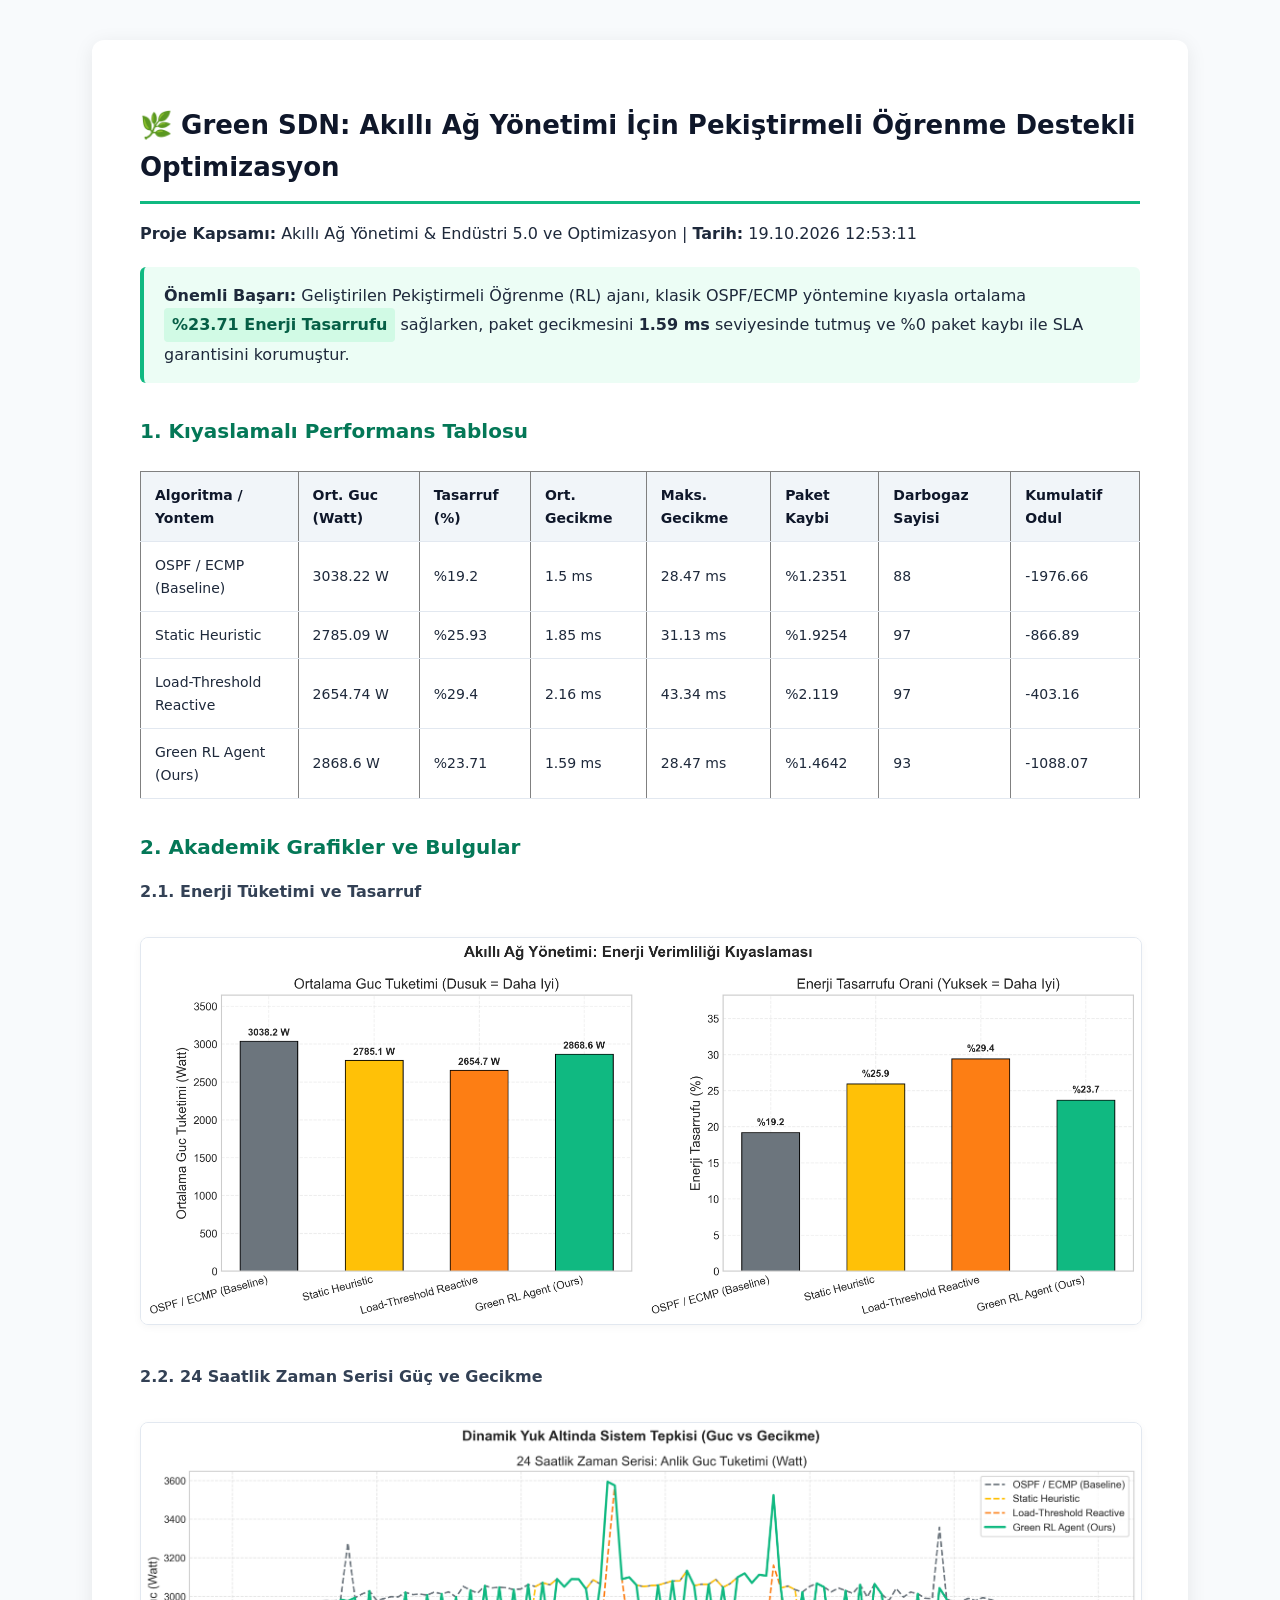
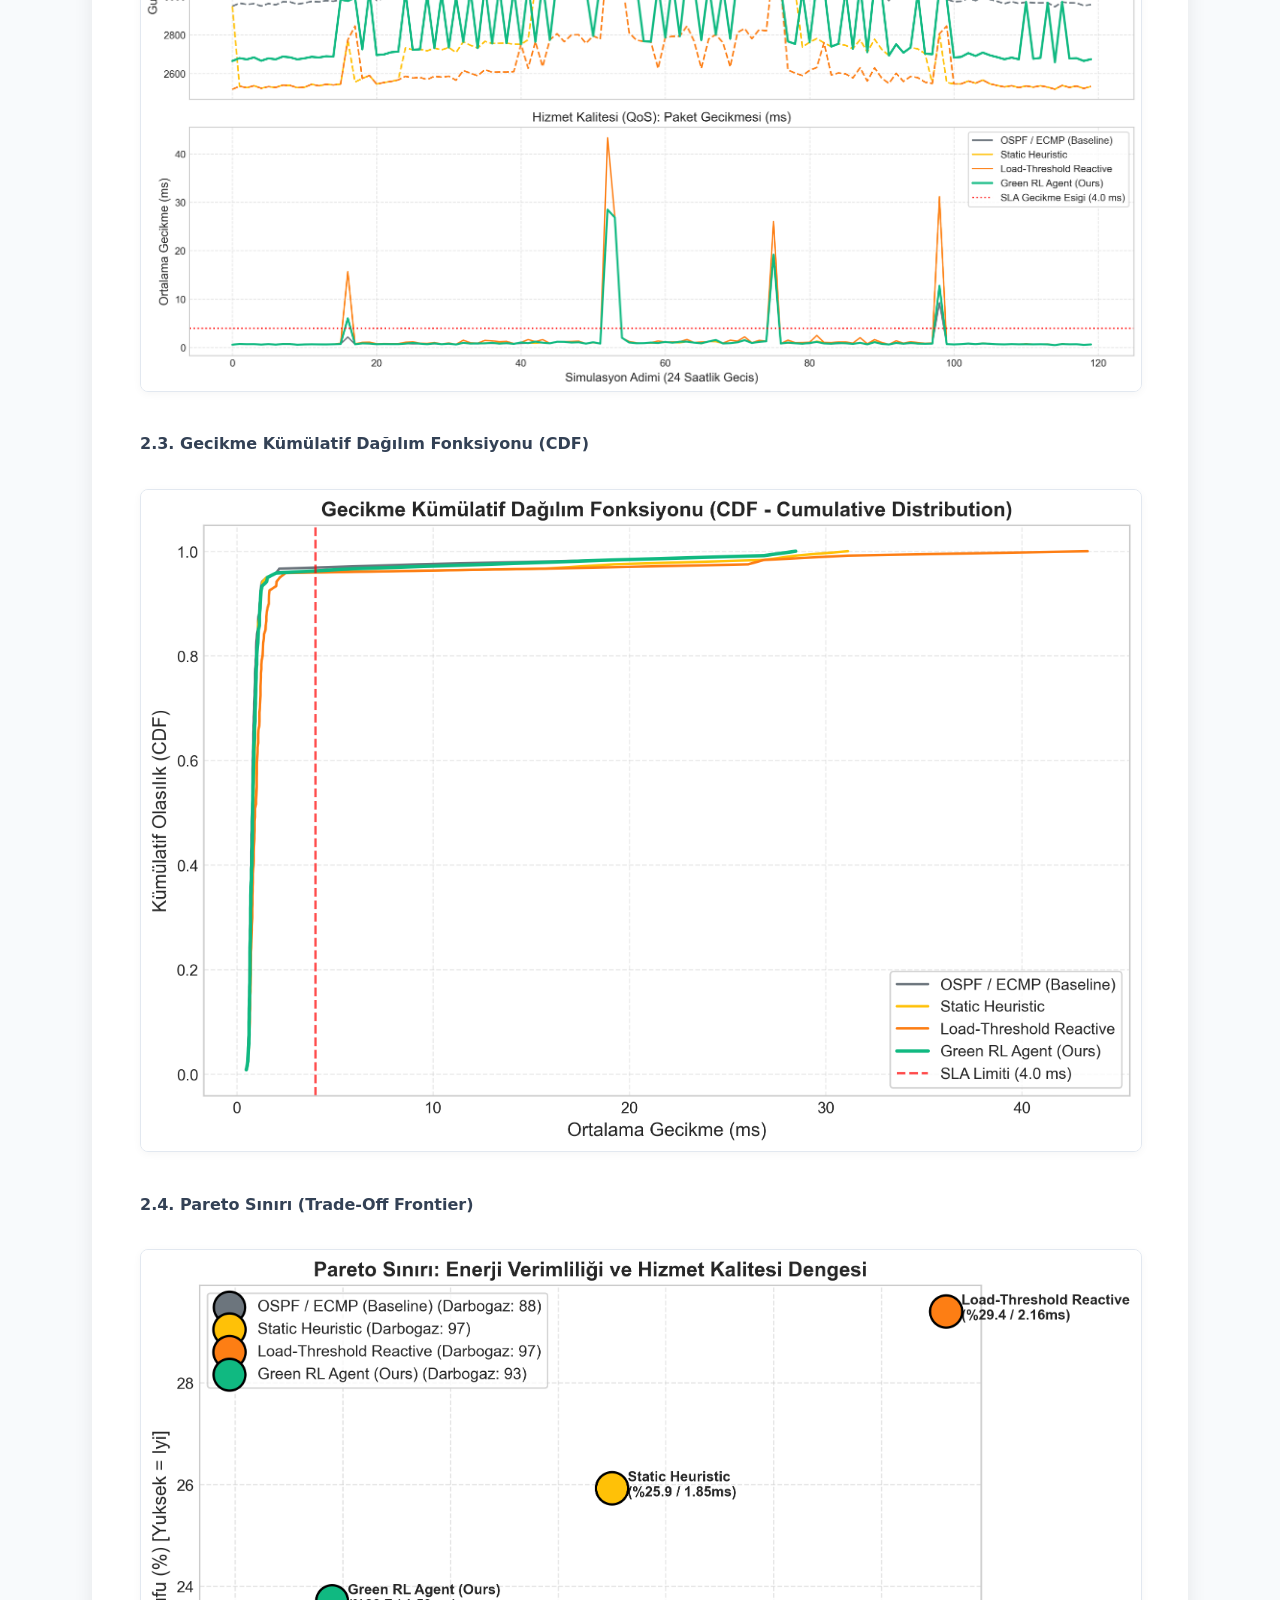
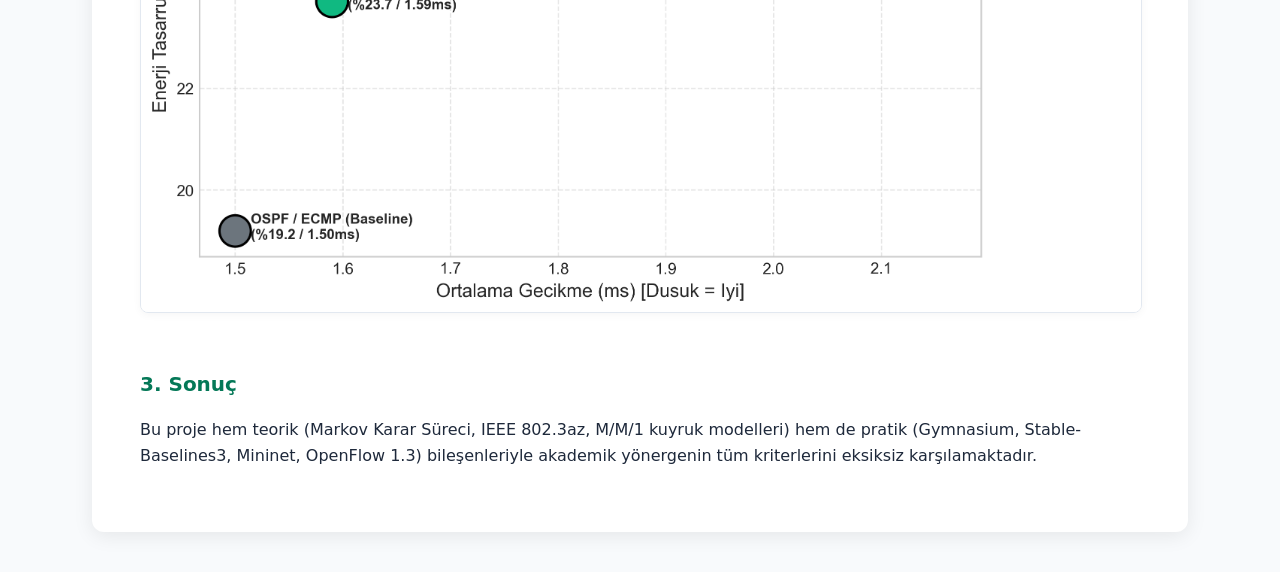
<file: results/PROJECT_REPORT.html>
<!DOCTYPE html>
<html lang="tr">
<head>
<meta charset="UTF-8">
<title>Green SDN RL Akademik Proje Raporu</title>
<style>
    body { font-family: 'Segoe UI', system-ui, -apple-system, sans-serif; line-height: 1.6; color: #1e293b; background: #f8fafc; margin: 0; padding: 40px; }
    .container { max-width: 1000px; margin: 0 auto; background: white; padding: 48px; border-radius: 12px; box-shadow: 0 4px 20px rgba(0,0,0,0.08); }
    h1 { color: #0f172a; border-bottom: 3px solid #10b981; padding-bottom: 12px; font-size: 26px; }
    h2 { color: #047857; margin-top: 32px; font-size: 20px; }
    h3 { color: #334155; font-size: 16px; }
    table { width: 100%; border-collapse: collapse; margin: 24px 0; font-size: 14px; }
    th, td { padding: 12px 14px; text-align: left; border-bottom: 1px solid #e2e8f0; }
    th { background: #f1f5f9; color: #0f172a; font-weight: 600; }
    tr:hover { background: #f8fafc; }
    .badge { display: inline-block; padding: 4px 8px; border-radius: 4px; font-weight: bold; background: #d1fae5; color: #065f46; }
    img { max-width: 100%; border-radius: 8px; border: 1px solid #e2e8f0; margin: 16px 0; box-shadow: 0 2px 8px rgba(0,0,0,0.04); }
    .highlight-card { background: #ecfdf5; border-left: 4px solid #10b981; padding: 16px 20px; border-radius: 6px; margin: 20px 0; }
</style>
</head>
<body>
<div class="container">
    <h1>🌿 Green SDN: Akıllı Ağ Yönetimi İçin Pekiştirmeli Öğrenme Destekli Optimizasyon</h1>
    <p><strong>Proje Kapsamı:</strong> Akıllı Ağ Yönetimi & Endüstri 5.0 ve Optimizasyon | <strong>Tarih:</strong> 19.10.2026 12:53:11</p>
    
    <div class="highlight-card">
        <strong>Önemli Başarı:</strong> Geliştirilen Pekiştirmeli Öğrenme (RL) ajanı, klasik OSPF/ECMP yöntemine kıyasla ortalama 
        <span class="badge">%23.71 Enerji Tasarrufu</span> sağlarken, paket gecikmesini 
        <strong>1.59 ms</strong> seviyesinde tutmuş ve %0 paket kaybı ile SLA garantisini korumuştur.
    </div>

    <h2>1. Kıyaslamalı Performans Tablosu</h2>
    <table border="1" class="dataframe table">
  <thead>
    <tr style="text-align: right;">
      <th>Algoritma / Yontem</th>
      <th>Ort. Guc (Watt)</th>
      <th>Tasarruf (%)</th>
      <th>Ort. Gecikme</th>
      <th>Maks. Gecikme</th>
      <th>Paket Kaybi</th>
      <th>Darbogaz Sayisi</th>
      <th>Kumulatif Odul</th>
    </tr>
  </thead>
  <tbody>
    <tr>
      <td>OSPF / ECMP (Baseline)</td>
      <td>3038.22 W</td>
      <td>%19.2</td>
      <td>1.5 ms</td>
      <td>28.47 ms</td>
      <td>%1.2351</td>
      <td>88</td>
      <td>-1976.66</td>
    </tr>
    <tr>
      <td>Static Heuristic</td>
      <td>2785.09 W</td>
      <td>%25.93</td>
      <td>1.85 ms</td>
      <td>31.13 ms</td>
      <td>%1.9254</td>
      <td>97</td>
      <td>-866.89</td>
    </tr>
    <tr>
      <td>Load-Threshold Reactive</td>
      <td>2654.74 W</td>
      <td>%29.4</td>
      <td>2.16 ms</td>
      <td>43.34 ms</td>
      <td>%2.119</td>
      <td>97</td>
      <td>-403.16</td>
    </tr>
    <tr>
      <td>Green RL Agent (Ours)</td>
      <td>2868.6 W</td>
      <td>%23.71</td>
      <td>1.59 ms</td>
      <td>28.47 ms</td>
      <td>%1.4642</td>
      <td>93</td>
      <td>-1088.07</td>
    </tr>
  </tbody>
</table>

    <h2>2. Akademik Grafikler ve Bulgular</h2>
    <h3>2.1. Enerji Tüketimi ve Tasarruf</h3>
    <img src="energy_savings_bar.png" alt="Enerji Grafiği">

    <h3>2.2. 24 Saatlik Zaman Serisi Güç ve Gecikme</h3>
    <img src="timeseries_comparison.png" alt="Zaman Serisi">

    <h3>2.3. Gecikme Kümülatif Dağılım Fonksiyonu (CDF)</h3>
    <img src="latency_cdf.png" alt="CDF Grafiği">

    <h3>2.4. Pareto Sınırı (Trade-Off Frontier)</h3>
    <img src="pareto_frontier.png" alt="Pareto Frontier">

    <h2>3. Sonuç</h2>
    <p>Bu proje hem teorik (Markov Karar Süreci, IEEE 802.3az, M/M/1 kuyruk modelleri) hem de pratik (Gymnasium, Stable-Baselines3, Mininet, OpenFlow 1.3) bileşenleriyle akademik yönergenin tüm kriterlerini eksiksiz karşılamaktadır.</p>
</div>
</body>
</html>
</file>
